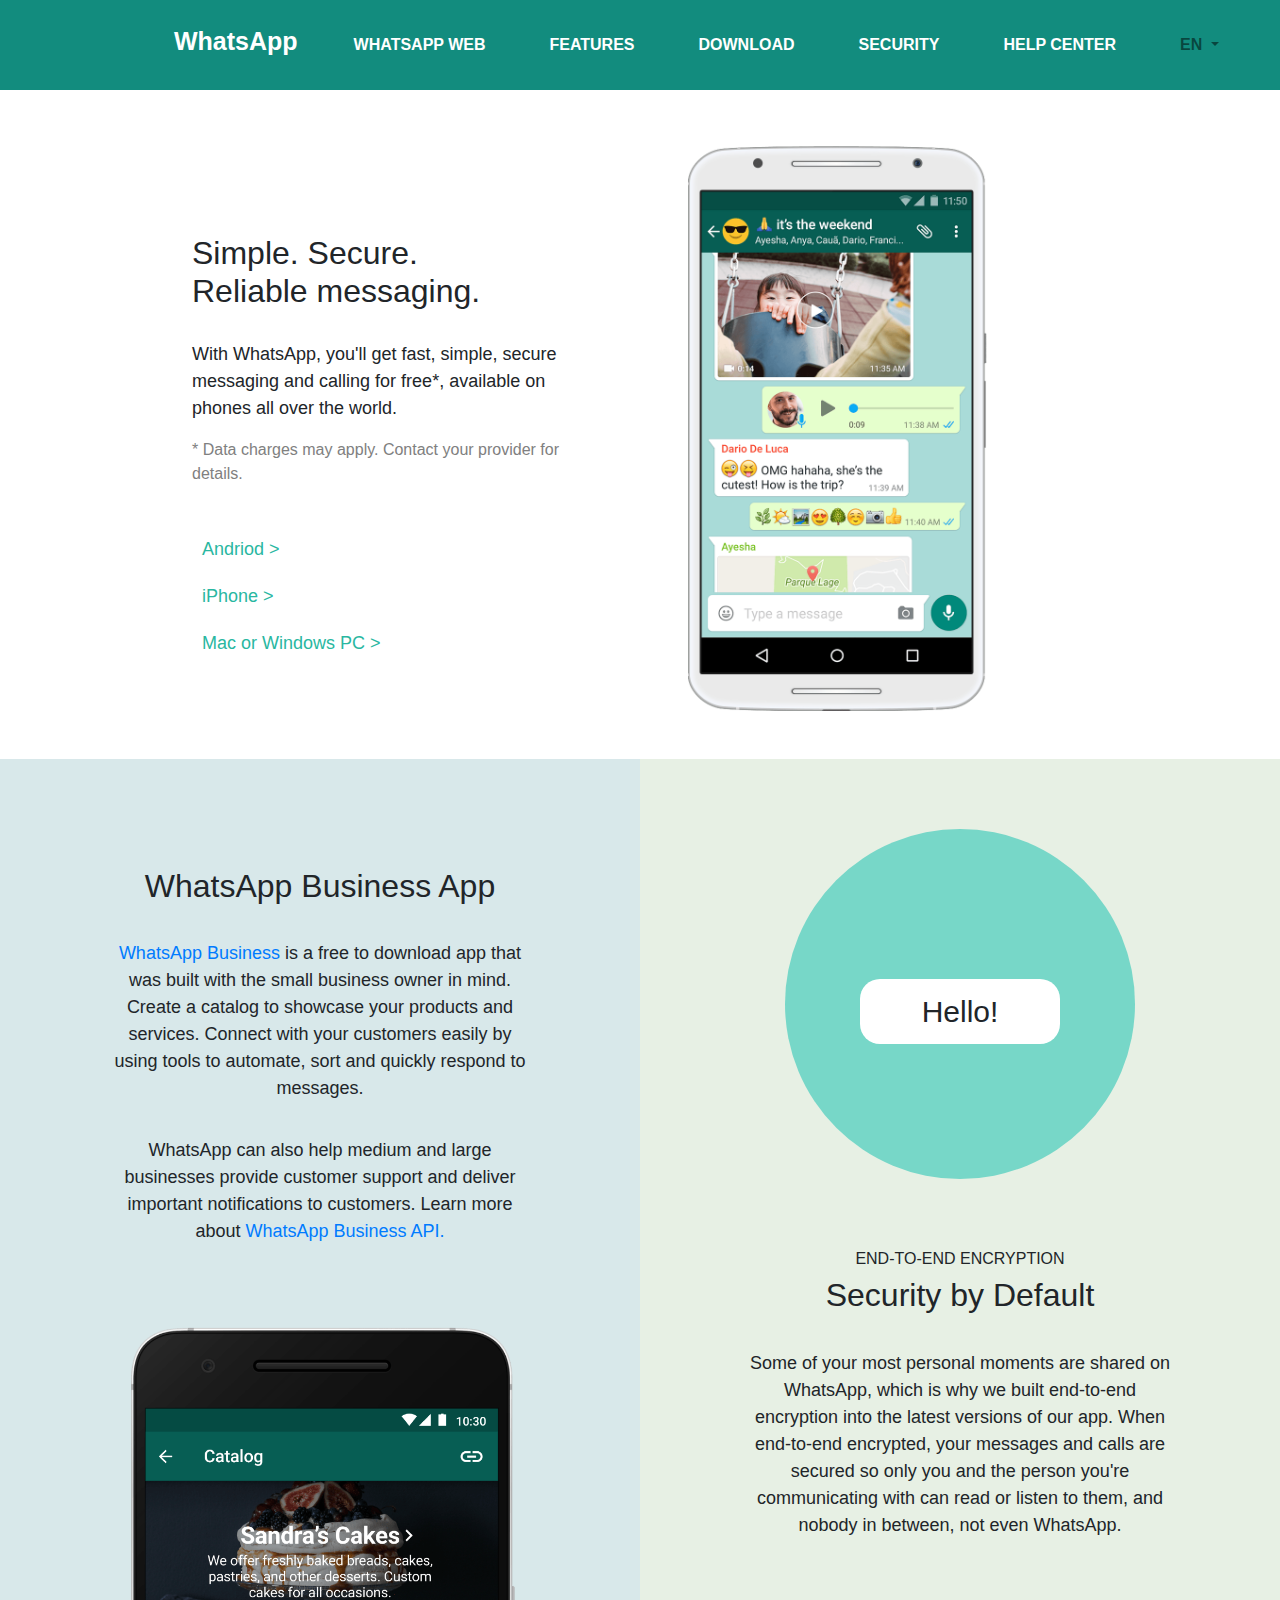
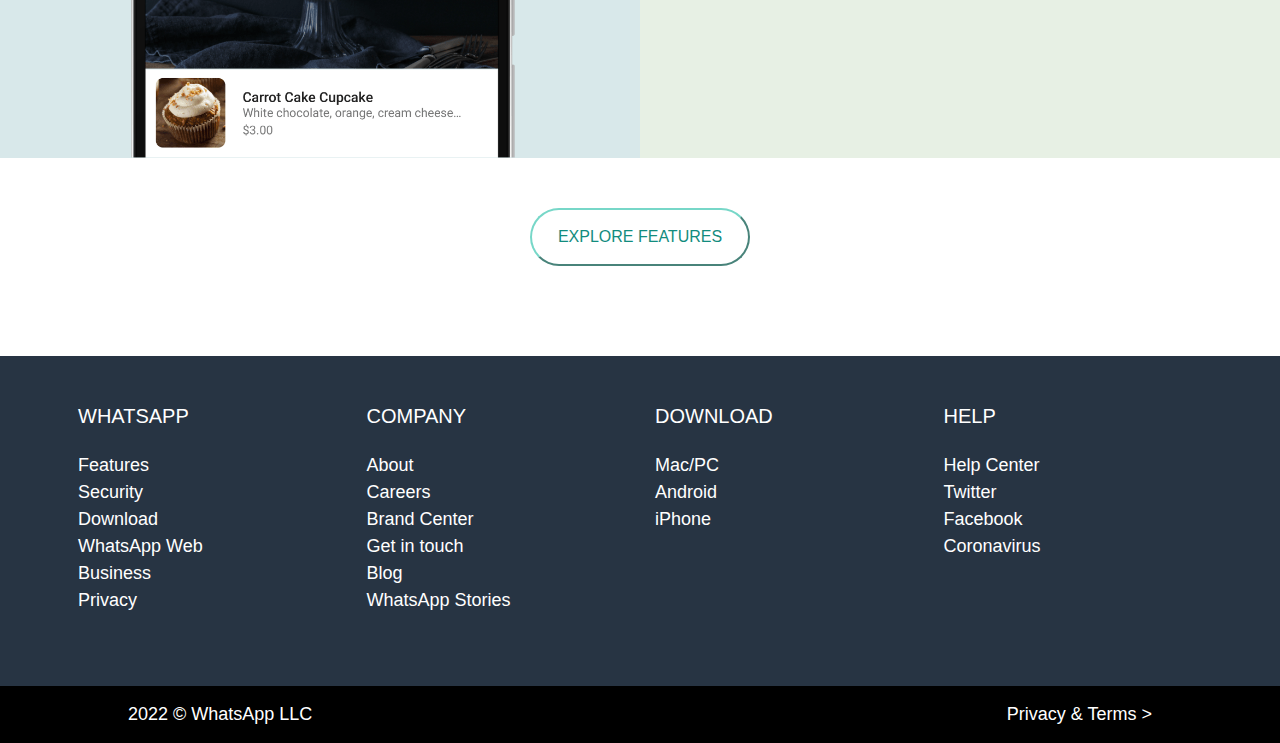
<file: index.html>
<html lang="en">
<head>
    <meta charset="UTF-8">
    <meta http-equiv="X-UA-Compatible" content="IE=edge">
    <meta name="viewport" content="width=device-width, initial-scale=1.0">
    <title>Document</title>
    <link rel="stylesheet" href="./responsive.css">
    <link rel="stylesheet" href="./bootstrap.css">
    <link rel="stylesheet" href="https://cdn.jsdelivr.net/npm/bootstrap@4.6.1/dist/css/bootstrap.min.css" 
    integrity="sha384-zCbKRCUGaJDkqS1kPbPd7TveP5iyJE0EjAuZQTgFLD2ylzuqKfdKlfG/eSrtxUkn" crossorigin="anonymous">
</head>
<body>
    
    <nav class="navbar navbar-expand-lg navbar-light fixed-top" id="nav">
        <a class="nav-brand" href="./index.html" id="nav-word">WhatsApp</a>
        <button id="nav-toggler" class="navbar-toggler" type="button" data-toggle="collapse" data-target="#navbarNavDropdown" 
        aria-controls="navbarNavDropdown" aria-expanded="false" aria-label="Toggle navigation" id="nav-word">
          <span class="navbar-toggler-icon"></span>
        </button>
        <div class="collapse navbar-collapse" id="navbarNavDropdown">
          <ul class="navbar-nav">
            <li class="nav-item active">
              <a class="nav-link" href="#" id="nav-word">WHATSAPP WEB<span class="sr-only">(current)</span></a>
            </li>
            <li class="nav-item">
              <a class="nav-link" href="./features.html" id="nav-word">FEATURES</a>
            </li>
            <li class="nav-item">
              <a class="nav-link" href="./download.html" id="nav-word">DOWNLOAD</a>
            </li>
            <li class="nav-item">
              <a class="nav-link" href="./features.html" id="nav-word">SECURITY</a>
            </li>
            <li class="nav-item">
              <a class="nav-link" href="#" id="nav-word">HELP CENTER</a>
            </li>
            <li class="nav-item dropdown" id="nav-word">
              <a class="nav-link dropdown-toggle" href="#" id="nav-word navbarDropdownMenuLink" role="button" 
              data-toggle="dropdown" aria-expanded="false">
                EN
              </a>
              <div class="dropdown-menu" aria-labelledby="navbarDropdownMenuLink">
                <a class="dropdown-item" href="#">Action</a>
                <a class="dropdown-item" href="#">Another action</a>
                <a class="dropdown-item" href="#">Something else here</a>
              </div>
            </li>
          </ul>
        </div>
    </nav>

    
   <section  class="container-fluid mt-5 pt-5 px-lg-5" 
      id="section1">

        <div class="row px-lg-5 ml-lg-5">

            <div id="div1" 
              class="col-lg-6 col-md-6 col-12 mt-5 px-lg-5">

                <h2>Simple. Secure.
                    Reliable messaging.
                </h2>
                <p id="p1">
                    With WhatsApp, you'll get fast, simple, 
                    secure messaging and calling for free*, available on phones all over the world.
                </p>
                <p id="p2">
                    * Data charges may apply. Contact your provider for details.
                </p>
                <a href="#">Andriod ></a>
                <a href="#">iPhone ></a>
                <a href="#">Mac or Windows PC ></a>
            </div>

            <div class="col-lg-6 col-md-6 col-12">
                <img src="./assets/178505650_460141378430025_2455877548463147186_n.png" 
                id="phone-2" class="img-fluid">
            </div>
        </div>
    </section>

     <section class="container-fluid pt-5">
        <div class="row">
            <div class="col-12 col-lg-6 col-md-6" id="div2">
                <h2>WhatsApp Business App</h2>
                <p>
                    <a href="#">WhatsApp Business</a> is a free to download app that was built with the small business 
                    owner in mind. Create a catalog to showcase your products and services. 
                    Connect with your customers easily by using tools to automate, sort and quickly respond to messages.
                </p>
                <p>
                    WhatsApp can also help medium and large businesses provide customer support and 
                    deliver important notifications to customers. Learn more about <a href="#">WhatsApp Business API.</a>
                </p>
                <img id="phone-3" class="img-fluid" src="./assets/191731900_491358315413361_6968938602217354245_n.png">
            </div>
            <div class="col-12 col-lg-6 col-md-6" id="div3">
                <div id="circle">
                    <p>Hello!</p>
                </div>
                <h6>END-TO-END ENCRYPTION</h6>
                <h2>Security by Default</h2>
                <p>Some of your most personal moments are shared on WhatsApp, which is why we built end-to-end 
                    encryption into the latest versions of our app. When end-to-end encrypted, your messages 
                    and calls are secured so only you and the person you're communicating with can read or 
                    listen to them, and nobody in between, not even WhatsApp.</p>
            </div>
        </div>
    </section>

    <div>
        <button class="button" id="btn">EXPLORE FEATURES</button>
    </div>

    <section class="container-fluid section1">
      <div class="row mx-5">
        <div class="col">
          <div class="row">
            <div class="col pb-4">
              <h5 class="pb-3">WHATSAPP</h5>
                
              <p>Features</p>
              <p>Security</p>
              <p>Download</p>
              <p>WhatsApp Web</p>
              <p>Business</p>
              <p>Privacy</p>

            </div>
            <div class="col pb-4">
              <h5 class="pb-3">COMPANY</h5>

              <p>About</p>
              <p>Careers</p>
              <p>Brand Center</p>
              <p>Get in touch</p>
              <p>Blog</p>
              <p>WhatsApp Stories</p>
              
            </div>
          </div>
        </div>
        <div class="col">
          <div class="row">
            <div class="col pb-4">
              <h5 class="pb-3">DOWNLOAD</h5>
              
              <p>Mac/PC</p>
              <p>Android</p>
              <p>iPhone</p>

            </div>
            <div class="col pb-4">
              <h5 class="pb-3">HELP</h5>

              <p>Help Center</p>
              <p>Twitter</p>
              <p>Facebook</p>
              <p>Coronavirus</p>

            </div>
          </div>
        </div>
      </div>
    </section>


    <footer class="container-fluid" id="footer">
      <div id="footer-item">
        <div>
          2022 © WhatsApp LLC 
        </div>
        <div>
          Privacy & Terms > 
        </div>
      </div>
    </footer>

    <script src="https://cdn.jsdelivr.net/npm/jquery@3.5.1/dist/jquery.slim.min.js" 
    integrity="sha384-DfXdz2htPH0lsSSs5nCTpuj/zy4C+OGpamoFVy38MVBnE+IbbVYUew+OrCXaRkfj" crossorigin="anonymous"></script>
    <script src="https://cdn.jsdelivr.net/npm/bootstrap@4.6.1/dist/js/bootstrap.bundle.min.js" 
    integrity="sha384-fQybjgWLrvvRgtW6bFlB7jaZrFsaBXjsOMm/tB9LTS58ONXgqbR9W8oWht/amnpF" crossorigin="anonymous"></script>

</body>
</html>
</file>
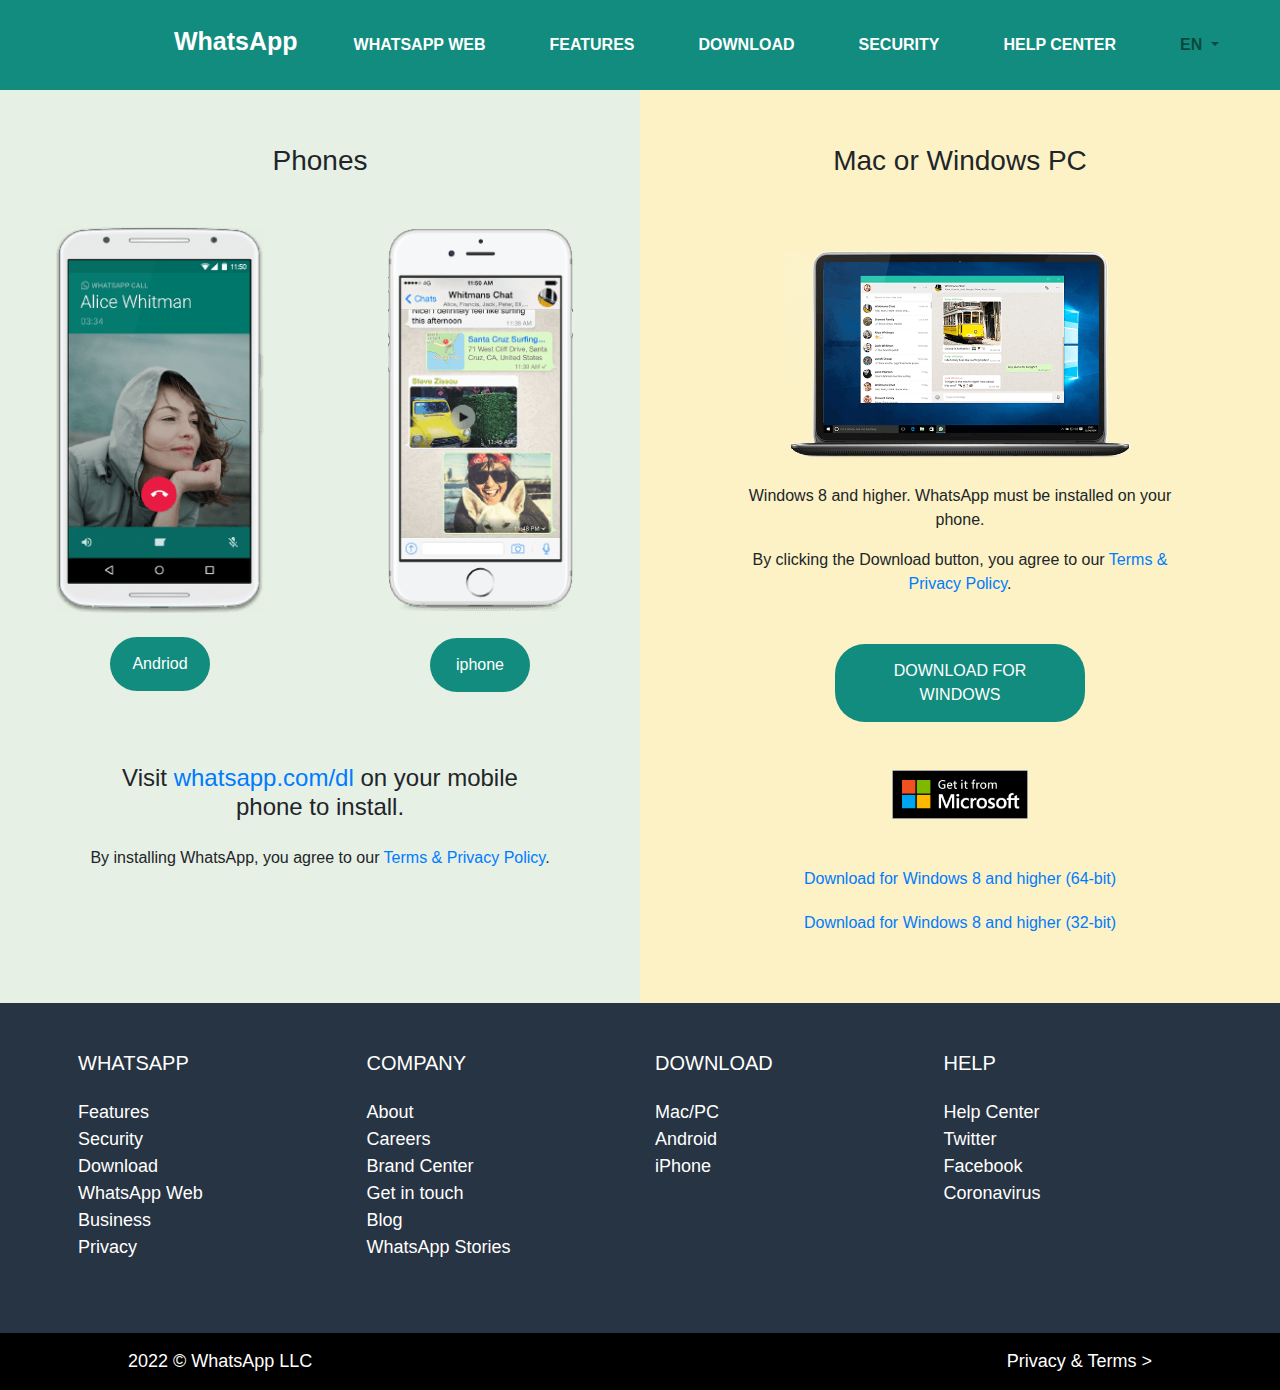
<file: download.html>
<html lang="en">
<head>
    <meta charset="UTF-8">
    <meta http-equiv="X-UA-Compatible" content="IE=edge">
    <meta name="viewport" content="width=device-width, initial-scale=1.0">
    <title>Document</title>
    <link rel="stylesheet" href="./responsive.css">
    <link rel="stylesheet" href="./bootstrap.css">
    <link rel="stylesheet" href="https://cdn.jsdelivr.net/npm/bootstrap@4.6.1/dist/css/bootstrap.min.css" 
    integrity="sha384-zCbKRCUGaJDkqS1kPbPd7TveP5iyJE0EjAuZQTgFLD2ylzuqKfdKlfG/eSrtxUkn" crossorigin="anonymous">
</head>
<body>
    
    <nav class="navbar navbar-expand-lg navbar-light fixed-top" id="nav">
        <a class="nav-brand" href="./index.html" id="nav-word">WhatsApp</a>
        <button id="nav-toggler" class="navbar-toggler" type="button" data-toggle="collapse" data-target="#navbarNavDropdown" 
        aria-controls="navbarNavDropdown" aria-expanded="false" aria-label="Toggle navigation" id="nav-word">
          <span class="navbar-toggler-icon"></span>
        </button>
        <div class="collapse navbar-collapse" id="navbarNavDropdown">
          <ul class="navbar-nav">
            <li class="nav-item active">
              <a class="nav-link" href="#" id="nav-word">WHATSAPP WEB<span class="sr-only">(current)</span></a>
            </li>
            <li class="nav-item">
              <a class="nav-link" href="./features.html" id="nav-word">FEATURES</a>
            </li>
            <li class="nav-item">
              <a class="nav-link" href="./download.html" id="nav-word">DOWNLOAD</a>
            </li>
            <li class="nav-item">
              <a class="nav-link" href="./privacy.html" id="nav-word">SECURITY</a>
            </li>
            <li class="nav-item">
              <a class="nav-link" href="#" id="nav-word">HELP CENTER</a>
            </li>
            <li class="nav-item dropdown" id="nav-word">
              <a class="nav-link dropdown-toggle" href="#" id="nav-word navbarDropdownMenuLink" role="button" 
              data-toggle="dropdown" aria-expanded="false">
                EN
              </a>
              <div class="dropdown-menu" aria-labelledby="navbarDropdownMenuLink">
                <a class="dropdown-item" href="#">Action</a>
                <a class="dropdown-item" href="#">Another action</a>
                <a class="dropdown-item" href="#">Something else here</a>
              </div>
            </li>
          </ul>
        </div>
    </nav>

    
    <section class="container-fluid mt-5 mx-0 text-center">
      <div class="row"> 

        <div class="col-12 col-lg-6 col-md-6 p-5" id="col-1">
          <h3 class="my-5">
            Phones
          </h3>
          <div class="row">
            <div class="col-12 col-lg-6 col-md-12 pr-5">
              <img src=".//assets/199496234_481826579786653_2728461741738467210_n.png" alt="" id="phone">
              <a href="" class="button my-4">Andriod</a>
            </div>
            
            <div class="col-12 col-lg-6 col-md-12 pl-5">
              <img src=".//assets/199550118_324755862565614_5691081457398710133_n.png" alt="" id="phone-1">
              <a href="" class="button my-4">iphone</a>
            </div>
          </div>
          
          <h4 class="pt-5 px-5 pb-3">
            Visit <a href="">whatsapp.com/dl</a> on your mobile phone to install.
          </h4>
          <p>
            By installing WhatsApp, you agree to our <a href="">Terms & Privacy Policy</a>.
          </p>
        </div>
        
        <div class="col-12 col-lg-6 col-md-6 p-5" id="col-2">
          <h3 class="my-5">
            Mac or Windows PC
          </h3>
          
          <img src=".//assets/200489840_212859424015902_6843985089037031179_n.png" alt="" id="laptop" class="p-4">
          <p class="mx-5">
            Windows 8 and higher. WhatsApp must be installed on your phone.
            <p class="mx-5">By clicking the Download button, you agree to our <a href="#">Terms & Privacy Policy</a>.</p>
          </p>
          <a href="" class="button btn-large my-5">DOWNLOAD FOR WINDOWS</a>
          <img src=".//assets/215879867_338133114701801_84294422241792448_n.png" alt="" class="w-25 img1 mb-5">
          <a href="" class="link1">Download for Windows 8 and higher (64-bit)</a>
          <a href="" class="link1">Download for Windows 8 and higher (32-bit)</a>
        </div>
        
      </div>
    </section>

    <section class="container-fluid section1">
      <div class="row mx-5">
        <div class="col">
          <div class="row">
            <div class="col pb-4">
              <h5 class="pb-3">WHATSAPP</h5>
                
              <p>Features</p>
              <p>Security</p>
              <p>Download</p>
              <p>WhatsApp Web</p>
              <p>Business</p>
              <p>Privacy</p>

            </div>
            <div class="col pb-4">
              <h5 class="pb-3">COMPANY</h5>

              <p>About</p>
              <p>Careers</p>
              <p>Brand Center</p>
              <p>Get in touch</p>
              <p>Blog</p>
              <p>WhatsApp Stories</p>
              
            </div>
          </div>
        </div>
        <div class="col">
          <div class="row">
            <div class="col pb-4">
              <h5 class="pb-3">DOWNLOAD</h5>
              
              <p>Mac/PC</p>
              <p>Android</p>
              <p>iPhone</p>

            </div>
            <div class="col pb-4">
              <h5 class="pb-3">HELP</h5>

              <p>Help Center</p>
              <p>Twitter</p>
              <p>Facebook</p>
              <p>Coronavirus</p>

            </div>
          </div>
        </div>
      </div>
    </section>


    <footer class="container-fluid" id="footer">
      <div id="footer-item">
        <div>
          2022 © WhatsApp LLC 
        </div>
        <div>
          Privacy & Terms > 
        </div>
      </div>
    </footer>

    <script src="https://cdn.jsdelivr.net/npm/jquery@3.5.1/dist/jquery.slim.min.js" 
    integrity="sha384-DfXdz2htPH0lsSSs5nCTpuj/zy4C+OGpamoFVy38MVBnE+IbbVYUew+OrCXaRkfj" crossorigin="anonymous"></script>
    <script src="https://cdn.jsdelivr.net/npm/bootstrap@4.6.1/dist/js/bootstrap.bundle.min.js" 
    integrity="sha384-fQybjgWLrvvRgtW6bFlB7jaZrFsaBXjsOMm/tB9LTS58ONXgqbR9W8oWht/amnpF" crossorigin="anonymous"></script>

</body>
</html>
</file>
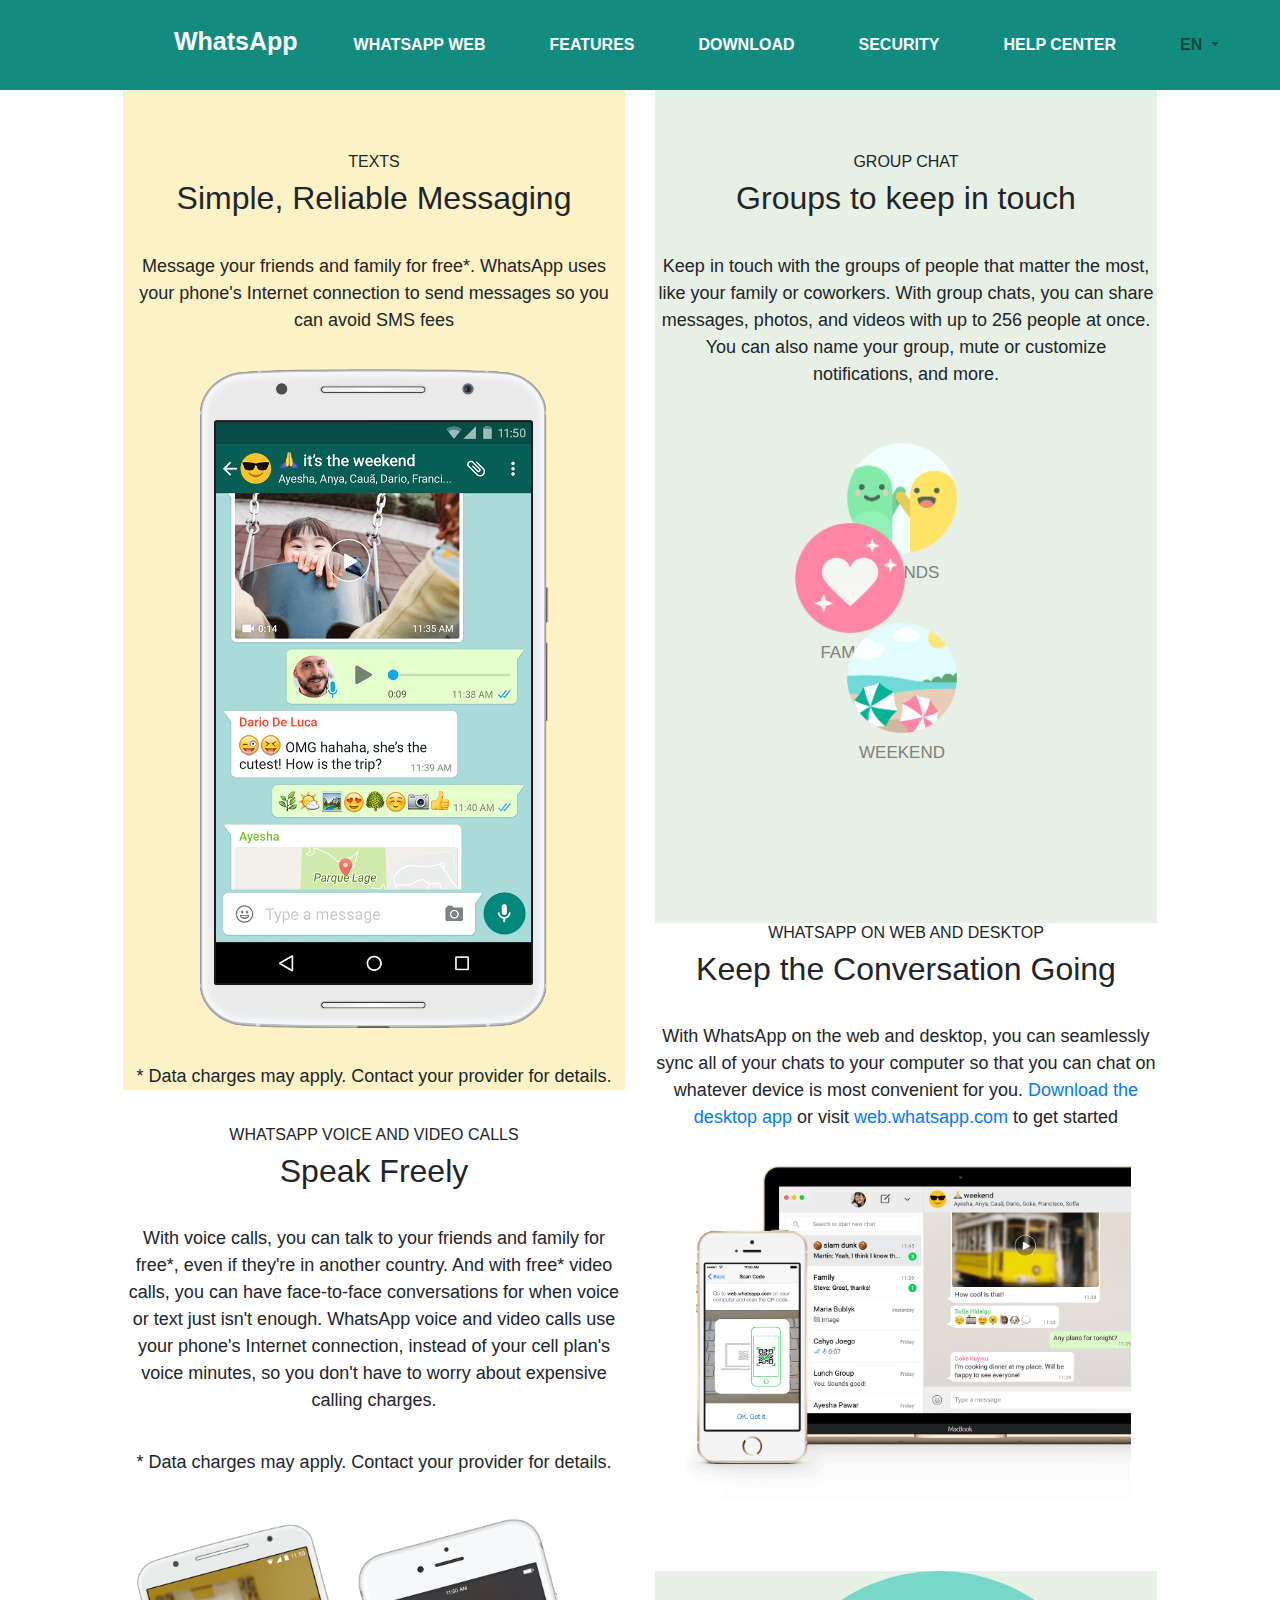
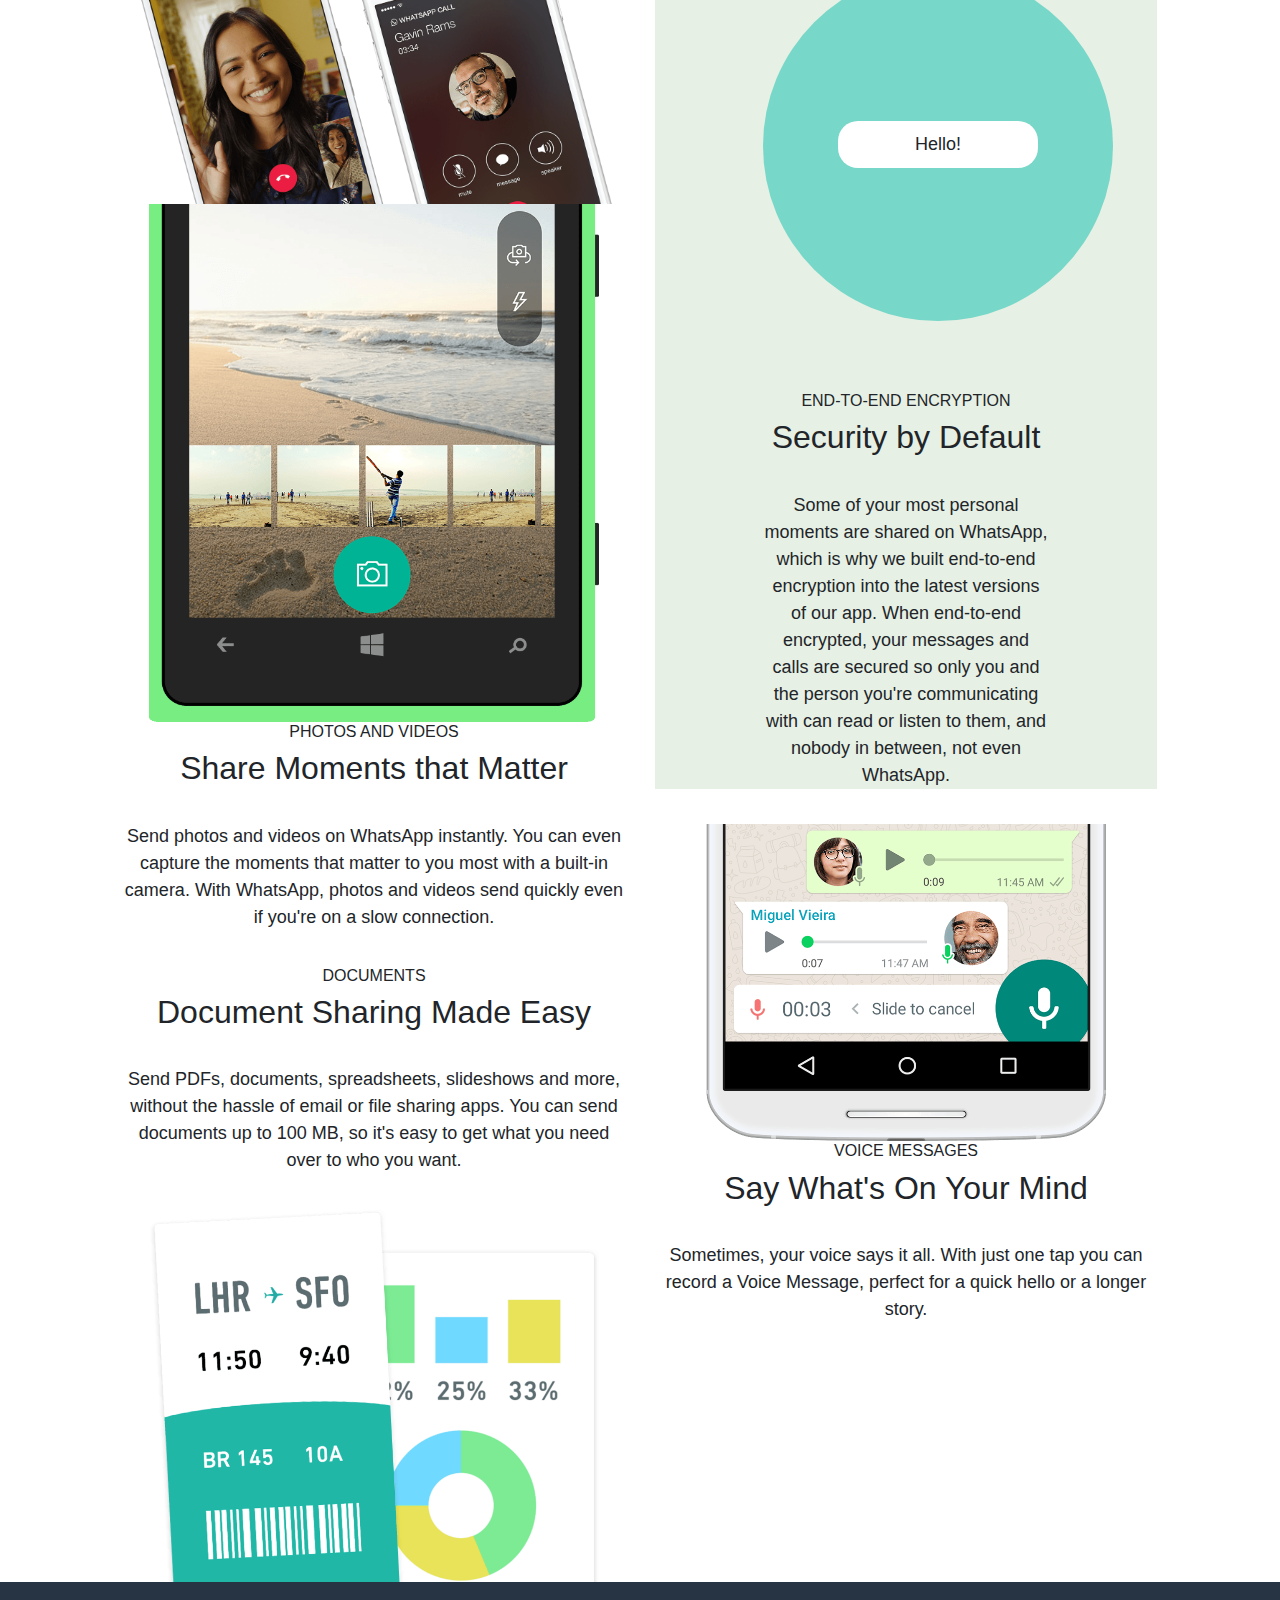
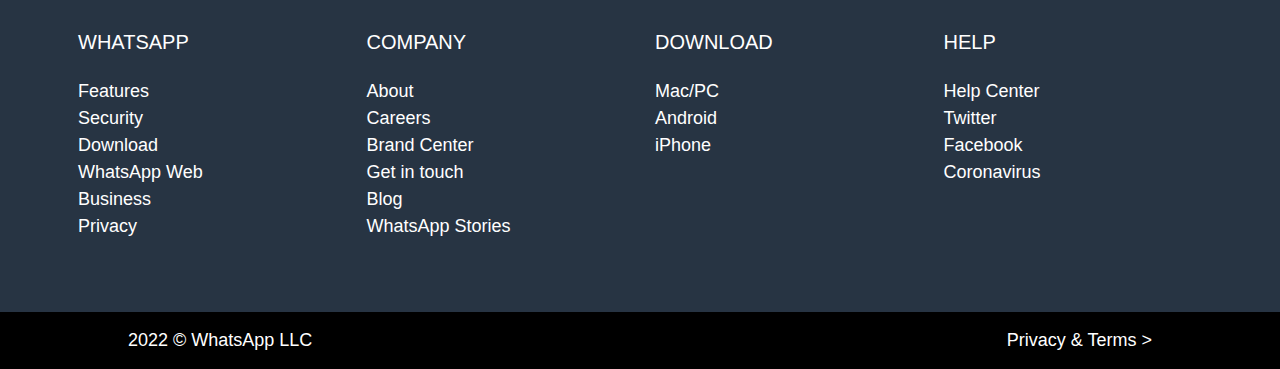
<file: features.html>
<html lang="en">
<head>
    <meta charset="UTF-8">
    <meta http-equiv="X-UA-Compatible" content="IE=edge">
    <meta name="viewport" content="width=device-width, initial-scale=1.0">
    <title>Document</title>
    <link rel="stylesheet" href="./responsive.css">
    <link rel="stylesheet" href="./bootstrap.css">
    <link rel="stylesheet" href="https://cdn.jsdelivr.net/npm/bootstrap@4.6.1/dist/css/bootstrap.min.css" 
    integrity="sha384-zCbKRCUGaJDkqS1kPbPd7TveP5iyJE0EjAuZQTgFLD2ylzuqKfdKlfG/eSrtxUkn" crossorigin="anonymous">
</head>
<body>
    
    <nav class="navbar navbar-expand-lg navbar-light fixed-top" id="nav">
        <a class="nav-brand" href="./index.html" id="nav-word">WhatsApp</a>
        <button id="nav-toggler" class="navbar-toggler" type="button" data-toggle="collapse" data-target="#navbarNavDropdown" 
        aria-controls="navbarNavDropdown" aria-expanded="false" aria-label="Toggle navigation" id="nav-word">
          <span class="navbar-toggler-icon"></span>
        </button>
        <div class="collapse navbar-collapse" id="navbarNavDropdown">
          <ul class="navbar-nav">
            <li class="nav-item active">
              <a class="nav-link" href="#" id="nav-word">WHATSAPP WEB<span class="sr-only">(current)</span></a>
            </li>
            <li class="nav-item">
              <a class="nav-link" href="./features.html" id="nav-word">FEATURES</a>
            </li>
            <li class="nav-item">
              <a class="nav-link" href="./download.html" id="nav-word">DOWNLOAD</a>
            </li>
            <li class="nav-item">
              <a class="nav-link" href="./privacy.html" id="nav-word">SECURITY</a>
            </li>
            <li class="nav-item">
              <a class="nav-link" href="#" id="nav-word">HELP CENTER</a>
            </li>
            <li class="nav-item dropdown" id="nav-word">
              <a class="nav-link dropdown-toggle" href="#" id="nav-word navbarDropdownMenuLink" role="button" 
              data-toggle="dropdown" aria-expanded="false">
                EN
              </a>
              <div class="dropdown-menu" aria-labelledby="navbarDropdownMenuLink">
                <a class="dropdown-item" href="#">Action</a>
                <a class="dropdown-item" href="#">Another action</a>
                <a class="dropdown-item" href="#">Something else here</a>
              </div>
            </li>
          </ul>
        </div>
    </nav>

    <section>

        <div class="container-fluid pt-4 mt-5">

            <div class="row" id="row1">

                <div class="col-lg-6 col-12">
                    
                    <div id="div-1">
                        <h6>TEXTS</h6>
                        <h2>Simple, Reliable Messaging</h2>
                        <p>
                            Message your friends and family for free*. WhatsApp uses 
                            your phone's Internet connection to send messages so you can avoid SMS fees
                        </p>
                        <img src="./assets/178505650_460141378430025_2455877548463147186_n.png"
                        width="350px">
                        <p>
                            * Data charges may apply. Contact your provider for details.
                        </p>
                    </div>

                    <div>
                        <h6>WHATSAPP VOICE AND VIDEO CALLS</h6>
                        <h2>Speak Freely</h2>
                        <p>
                            With voice calls, you can talk to your friends and family for free*, even if they're in 
                            another country. And with free* video calls, you can have face-to-face conversations for 
                            when voice or text just isn't enough. WhatsApp voice and video calls use your phone's Internet 
                            connection, instead of your cell plan's voice minutes, so you don't have to worry about expensive calling charges.
                        </p>
                        <p>
                            * Data charges may apply. Contact your provider for details.
                        </p>
                        <img src="./assets/185147482_157199459626985_7037521108409229340_n.png"
                        width="500px">
                    </div>

                    <div>
                        <img src="./assets/185414037_829557024605674_6973978005665666022_n.png"
                        width="450px">
                        <h6>PHOTOS AND VIDEOS</h6>
                        <h2>Share Moments that Matter</h2>
                        <p>
                            Send photos and videos on WhatsApp instantly. You can even capture the moments that matter to you most with a 
                            built-in camera. With WhatsApp, photos and videos send quickly even if you're on a slow connection.
                        </p>
                    </div>

                    <div>
                        <h6>DOCUMENTS</h6>
                        <h2>Document Sharing Made Easy</h2>
                        <p>
                            Send PDFs, documents, spreadsheets, slideshows and more, without the hassle of email or file sharing apps. 
                            You can send documents up to 100 MB, so it's easy to get what you need over to who you want.
                        </p>
                        <img src="./assets/185279401_583460593038170_8035663609126382982_n.png"
                        width="450px">
                    </div>
                </div>

                <div class="col-12 col-lg-6">

                    <div id="div-5">
                        <h6>GROUP CHAT</h6>
                        <h2>Groups to keep in touch</h2>
                        <p>
                            Keep in touch with the groups of people that matter the most, like your family or coworkers. With group chats, 
                            you can share messages, photos, and videos with up to 256 people at once. You can also name your group, mute or customize notifications, and more.
                        </p>
                        
                        <div id="box">
                            <div id="one">
                                <img src="./assets/192421540_142194574611525_6595584605694964777_n.png" 
                                width="110px" height="110px">
                                <h5>FRIENDS</h5>
                            </div>
                            <div id="two">
                                <img src="./assets/193389815_153710126736438_1869555250439072017_n.png" 
                                width="110px" height="110px">
                                <h5>FAMILY</h5>
                            </div>
                            <div id="three">
                                <img src="./assets/192889030_1187016195095182_59941905074490852_n.png" 
                                width="110px" height="110px">
                                <h5>WEEKEND</h5>
                            </div>
                        </div>
                    </div>

                    <div>
                        <h6>WHATSAPP ON WEB AND DESKTOP</h6>
                        <h2>Keep the Conversation Going</h2>
                        <p>
                            With WhatsApp on the web and desktop, you can seamlessly sync all of your chats
                             to your computer so that you can chat on whatever device is most convenient for you.
                             <a href="#">Download the desktop app</a>  or visit <a href="#">web.whatsapp.com</a> to get started
                        </p>
                        <img src="./assets/189620053_906220896592723_7480002254396312514_n.png"
                        width="450px">
                    </div>

                    <div id="div3">
                        <div id="circle">
                            <p>Hello!</p>
                        </div>
                        <h6>END-TO-END ENCRYPTION</h6>
                        <h2>Security by Default</h2>
                        <p>Some of your most personal moments are shared on WhatsApp, which is why we built end-to-end 
                            encryption into the latest versions of our app. When end-to-end encrypted, your messages 
                            and calls are secured so only you and the person you're communicating with can read or 
                            listen to them, and nobody in between, not even WhatsApp.</p>
                    </div>

                    <div>
                        <img src="./assets/189660652_297631595188463_4270236316996839237_n.png"
                        width="400px">
                        <h6>VOICE MESSAGES</h6>
                        <h2>Say What's On Your Mind</h2>
                        <p>
                            Sometimes, your voice says it all. With just one tap you can record a Voice Message, perfect for a quick hello or a longer story.
                        </p>
                    </div>

                </div>

            </div>

        </div>

    </section>

    <section class="container-fluid section1">
        <div class="row mx-5">
          <div class="col">
            <div class="row">
              <div class="col pb-4">
                <h5 class="pb-3">WHATSAPP</h5>
                  
                <p>Features</p>
                <p>Security</p>
                <p>Download</p>
                <p>WhatsApp Web</p>
                <p>Business</p>
                <p>Privacy</p>
  
              </div>
              <div class="col pb-4">
                <h5 class="pb-3">COMPANY</h5>
  
                <p>About</p>
                <p>Careers</p>
                <p>Brand Center</p>
                <p>Get in touch</p>
                <p>Blog</p>
                <p>WhatsApp Stories</p>
                
              </div>
            </div>
          </div>
          <div class="col">
            <div class="row">
              <div class="col pb-4">
                <h5 class="pb-3">DOWNLOAD</h5>
                
                <p>Mac/PC</p>
                <p>Android</p>
                <p>iPhone</p>
  
              </div>
              <div class="col pb-4">
                <h5 class="pb-3">HELP</h5>
  
                <p>Help Center</p>
                <p>Twitter</p>
                <p>Facebook</p>
                <p>Coronavirus</p>
  
              </div>
            </div>
          </div>
        </div>
      </section>
  
  
      <footer class="container-fluid" id="footer">
        <div id="footer-item">
          <div>
            2022 © WhatsApp LLC 
          </div>
          <div>
            Privacy & Terms > 
          </div>
        </div>
      </footer>
  
      <script src="https://cdn.jsdelivr.net/npm/jquery@3.5.1/dist/jquery.slim.min.js" 
      integrity="sha384-DfXdz2htPH0lsSSs5nCTpuj/zy4C+OGpamoFVy38MVBnE+IbbVYUew+OrCXaRkfj" crossorigin="anonymous"></script>
      <script src="https://cdn.jsdelivr.net/npm/bootstrap@4.6.1/dist/js/bootstrap.bundle.min.js" 
      integrity="sha384-fQybjgWLrvvRgtW6bFlB7jaZrFsaBXjsOMm/tB9LTS58ONXgqbR9W8oWht/amnpF" crossorigin="anonymous"></script>
  
  </body>
  </html>
</file>
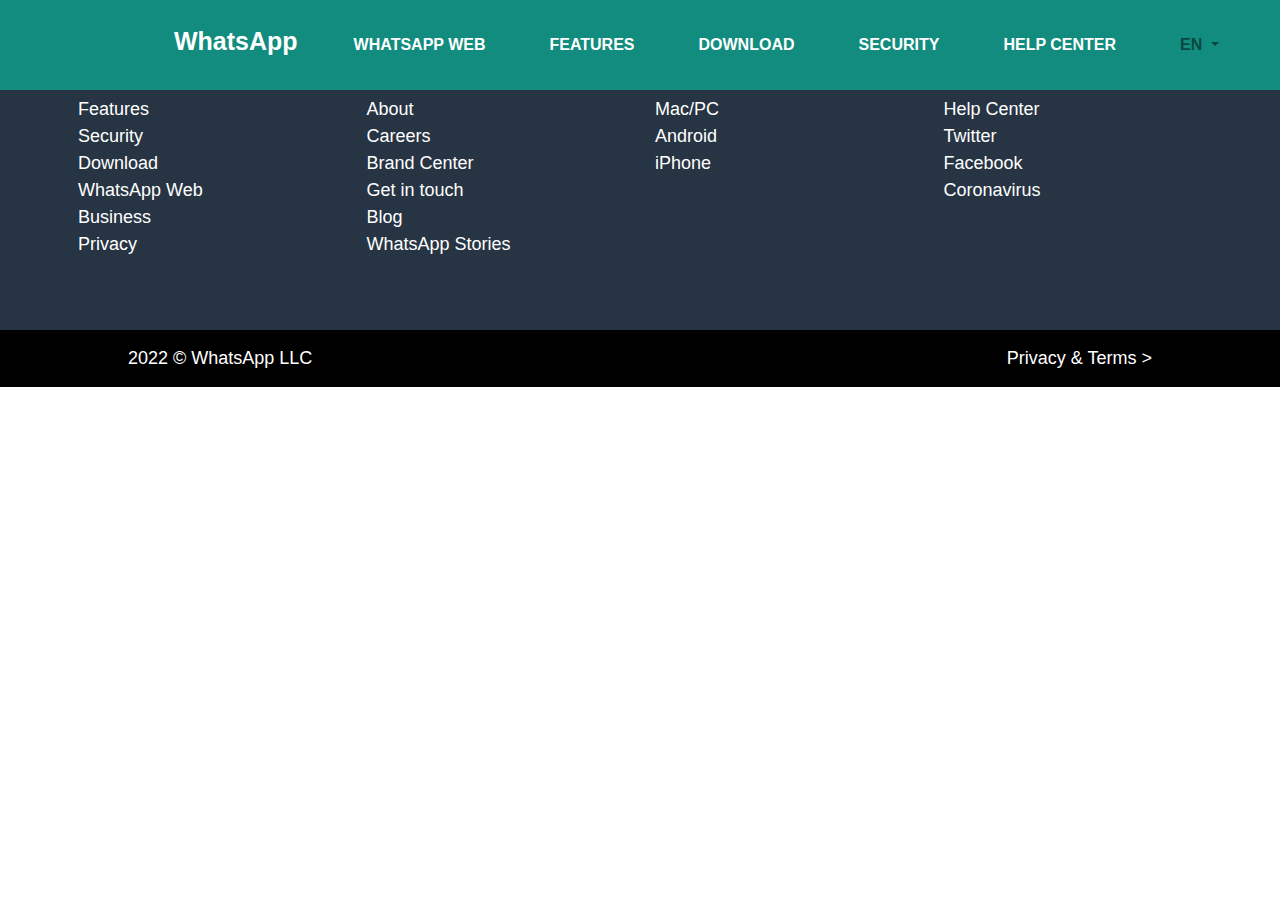
<file: privacy.html>
<html lang="en">
<head>
    <meta charset="UTF-8">
    <meta http-equiv="X-UA-Compatible" content="IE=edge">
    <meta name="viewport" content="width=device-width, initial-scale=1.0">
    <title>Document</title>
    <link rel="stylesheet" href="./responsive.css">
    <link rel="stylesheet" href="./bootstrap.css">
    <link rel="stylesheet" href="https://cdn.jsdelivr.net/npm/bootstrap@4.6.1/dist/css/bootstrap.min.css" 
    integrity="sha384-zCbKRCUGaJDkqS1kPbPd7TveP5iyJE0EjAuZQTgFLD2ylzuqKfdKlfG/eSrtxUkn" crossorigin="anonymous">
</head>
<body>
    
    <nav class="navbar navbar-expand-lg navbar-light fixed-top" id="nav">
        <a class="nav-brand" href="./index.html" id="nav-word">WhatsApp</a>
        <button id="nav-toggler" class="navbar-toggler" type="button" data-toggle="collapse" data-target="#navbarNavDropdown" 
        aria-controls="navbarNavDropdown" aria-expanded="false" aria-label="Toggle navigation" id="nav-word">
          <span class="navbar-toggler-icon"></span>
        </button>
        <div class="collapse navbar-collapse" id="navbarNavDropdown">
          <ul class="navbar-nav">
            <li class="nav-item active">
              <a class="nav-link" href="#" id="nav-word">WHATSAPP WEB<span class="sr-only">(current)</span></a>
            </li>
            <li class="nav-item">
              <a class="nav-link" href="#" id="nav-word">FEATURES</a>
            </li>
            <li class="nav-item">
              <a class="nav-link" href="#" id="nav-word">DOWNLOAD</a>
            </li>
            <li class="nav-item">
              <a class="nav-link" href="#" id="nav-word">SECURITY</a>
            </li>
            <li class="nav-item">
              <a class="nav-link" href="#" id="nav-word">HELP CENTER</a>
            </li>
            <li class="nav-item dropdown" id="nav-word">
              <a class="nav-link dropdown-toggle" href="#" id="nav-word navbarDropdownMenuLink" role="button" 
              data-toggle="dropdown" aria-expanded="false">
                EN
              </a>
              <div class="dropdown-menu" aria-labelledby="navbarDropdownMenuLink">
                <a class="dropdown-item" href="#">Action</a>
                <a class="dropdown-item" href="#">Another action</a>
                <a class="dropdown-item" href="#">Something else here</a>
              </div>
            </li>
          </ul>
        </div>
    </nav>

    



    <section class="container-fluid section1">
        <div class="row mx-5">
          <div class="col">
            <div class="row">
              <div class="col pb-4">
                <h5 class="pb-3">WHATSAPP</h5>
                  
                <p>Features</p>
                <p>Security</p>
                <p>Download</p>
                <p>WhatsApp Web</p>
                <p>Business</p>
                <p>Privacy</p>
  
              </div>
              <div class="col pb-4">
                <h5 class="pb-3">COMPANY</h5>
  
                <p>About</p>
                <p>Careers</p>
                <p>Brand Center</p>
                <p>Get in touch</p>
                <p>Blog</p>
                <p>WhatsApp Stories</p>
                
              </div>
            </div>
          </div>
          <div class="col">
            <div class="row">
              <div class="col pb-4">
                <h5 class="pb-3">DOWNLOAD</h5>
                
                <p>Mac/PC</p>
                <p>Android</p>
                <p>iPhone</p>
  
              </div>
              <div class="col pb-4">
                <h5 class="pb-3">HELP</h5>
  
                <p>Help Center</p>
                <p>Twitter</p>
                <p>Facebook</p>
                <p>Coronavirus</p>
  
              </div>
            </div>
          </div>
        </div>
      </section>
  
  
      <footer class="container-fluid" id="footer">
        <div id="footer-item">
          <div>
            2022 © WhatsApp LLC 
          </div>
          <div>
            Privacy & Terms > 
          </div>
        </div>
      </footer>
  
      <script src="https://cdn.jsdelivr.net/npm/jquery@3.5.1/dist/jquery.slim.min.js" 
      integrity="sha384-DfXdz2htPH0lsSSs5nCTpuj/zy4C+OGpamoFVy38MVBnE+IbbVYUew+OrCXaRkfj" crossorigin="anonymous"></script>
      <script src="https://cdn.jsdelivr.net/npm/bootstrap@4.6.1/dist/js/bootstrap.bundle.min.js" 
      integrity="sha384-fQybjgWLrvvRgtW6bFlB7jaZrFsaBXjsOMm/tB9LTS58ONXgqbR9W8oWht/amnpF" crossorigin="anonymous"></script>
  
  </body>
  </html>
</file>
<file: responsive.css>
*{
    padding: 0;
    margin: 0;
}
#nav{
    background-color: rgb(18, 140, 126);
    color: white;
    height: 90px;
    padding-left: 150px;
}
.nav-brand{
    display: inline-block;
  padding-bottom: 0.4rem;
  font-size: 25px;
  line-height: inherit;
  white-space: nowrap;
}

.nav-brand:hover, .nav-brand:focus {
    text-decoration: none;
  }

#nav-word{
    color: white;
    font-weight: 600;
    margin: 0 1.5rem;
}
#nav-toggler{
    border: none;
}
#phone-1{
    width: 185px;
}
#phone{
    width: 210px;
}
#laptop{
    width: 73%;
}
#col-1{
    background-color: rgb(231, 240, 228);
}
#col-2{
    background-color: rgb(252, 242, 198);
}
.button{
    background-color: rgb(18, 140, 126);
    color: white;
    border-radius: 30px;
    display: block;
    width: 100px;
    padding: 15px 20px;
    margin: 0 auto;
}
.btn-large{
    width: 250px;
}
.img1{
    display: block;
    margin: 0 auto;
}
.link1{
    display: block;
    margin: 20px;
}
.section1{
    background-color: rgb(39, 52, 67);
    color: white;
    padding: 3rem;
    font-weight: 500;
    font-size: 18px;
}
#footer{
    background-color: black;
    color: white;
    padding: 15px 0;
}
.section1 p{
    margin-bottom: 0;
}
#navbarNavDropdown{
    background-color: rgb(18, 140, 126);
    color: white;
}
#footer-item{
    display: flex;
    align-items: center;
    justify-content: space-between;
    padding: 0 10vw;
    font-size: 18px;
    font-weight: 500;
}

/* welcome page */

#phone-2{
    width: 300px;
    margin-top: 50px;
}
#div1 h2{
    width: 300px;
    margin-bottom: 30px;
}
#div1{
    /* padding-left: 20vw; */
    padding-top: 10vh;
}
#p1{
    font-size: 18px;
    width: 400px;
}
#p2{
    color: gray;
    width: 400px;
    margin-bottom: 40px;
}

#div1 a{
display: block;
color: rgb(41, 183, 161);
font-size: 18px;
font-weight: 400;
width: 400px;
padding: 10px;
}

#div2{
    text-align: center;
    background-color: rgb(216, 232, 234);
    padding: 12vh 12vh 0 12vh;
}
#div3{
    background-color: rgb(231, 240, 228);
    text-align: center;
    padding: 0 12vh 0 12vh;
}
#div2 p, #div3 p{
    font-size: 18px;
    margin: 35px 0;
}

#circle{
    width: 350px;
    height: 350px;
    border-radius: 50%;
    background-color: rgb(119, 215, 200);
    margin: 70px auto;
    position: relative;
}
#phone-3{
    width: 400px;
    margin-top: 40px;
}
#circle p{
    background-color: white;
    font-size: 30px;
    width: 200px;
    padding: 10px 0;
    position: absolute;
    top: 115px;
    left: 75px;
    border-radius: 20px;
}


#btn{
    width: 220px;
    color:  rgb(18, 140, 126);
    border-color: rgb(119, 215, 200);
    background-color: white;
    margin: 50px auto 90px;
}


/* features page  */

#row1{
    text-align: center;
    padding: 0 12vh 0 12vh;
}
#row1 p{
    font-size: 18px;
    margin: 35px 0;
}

#div-1{
    background-color: rgb(252, 242, 198);
    padding-top: 80px;
}
#div-1{
    max-width: 100%;
}

#div-5{
    background-color: rgb(231, 240, 228);
    padding-top: 80px;
}

#box{
    position: relative;
    height: 500px;
}
#box h5{
    color: gray;
    margin-top: 10px;
    font-size: 17px;
}
#one{
    position: absolute;
    top: 20px;
    right: 200px;
}
#two{
    position: absolute;
    top: 100px;
    left: 140px;
}
#three{
    position: absolute;
    top: 200px;
    right: 200px;
}
</file>
